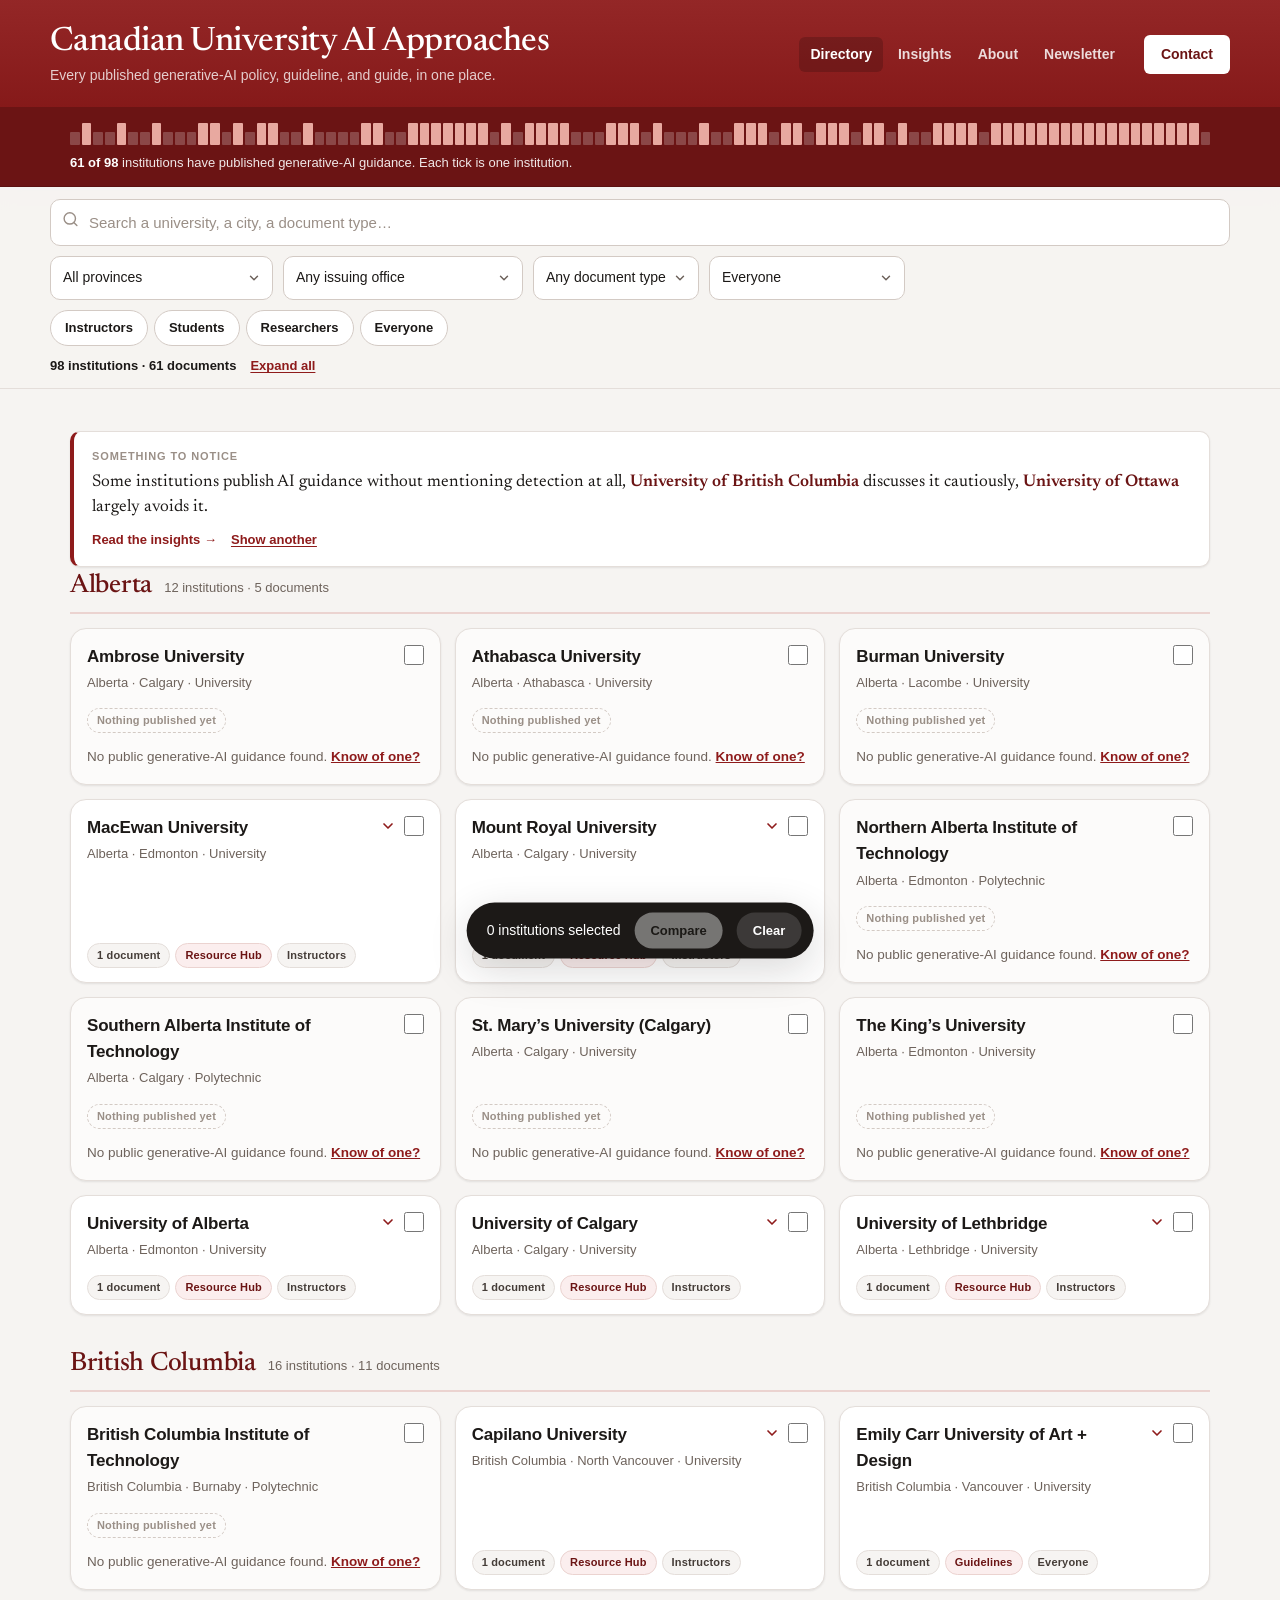
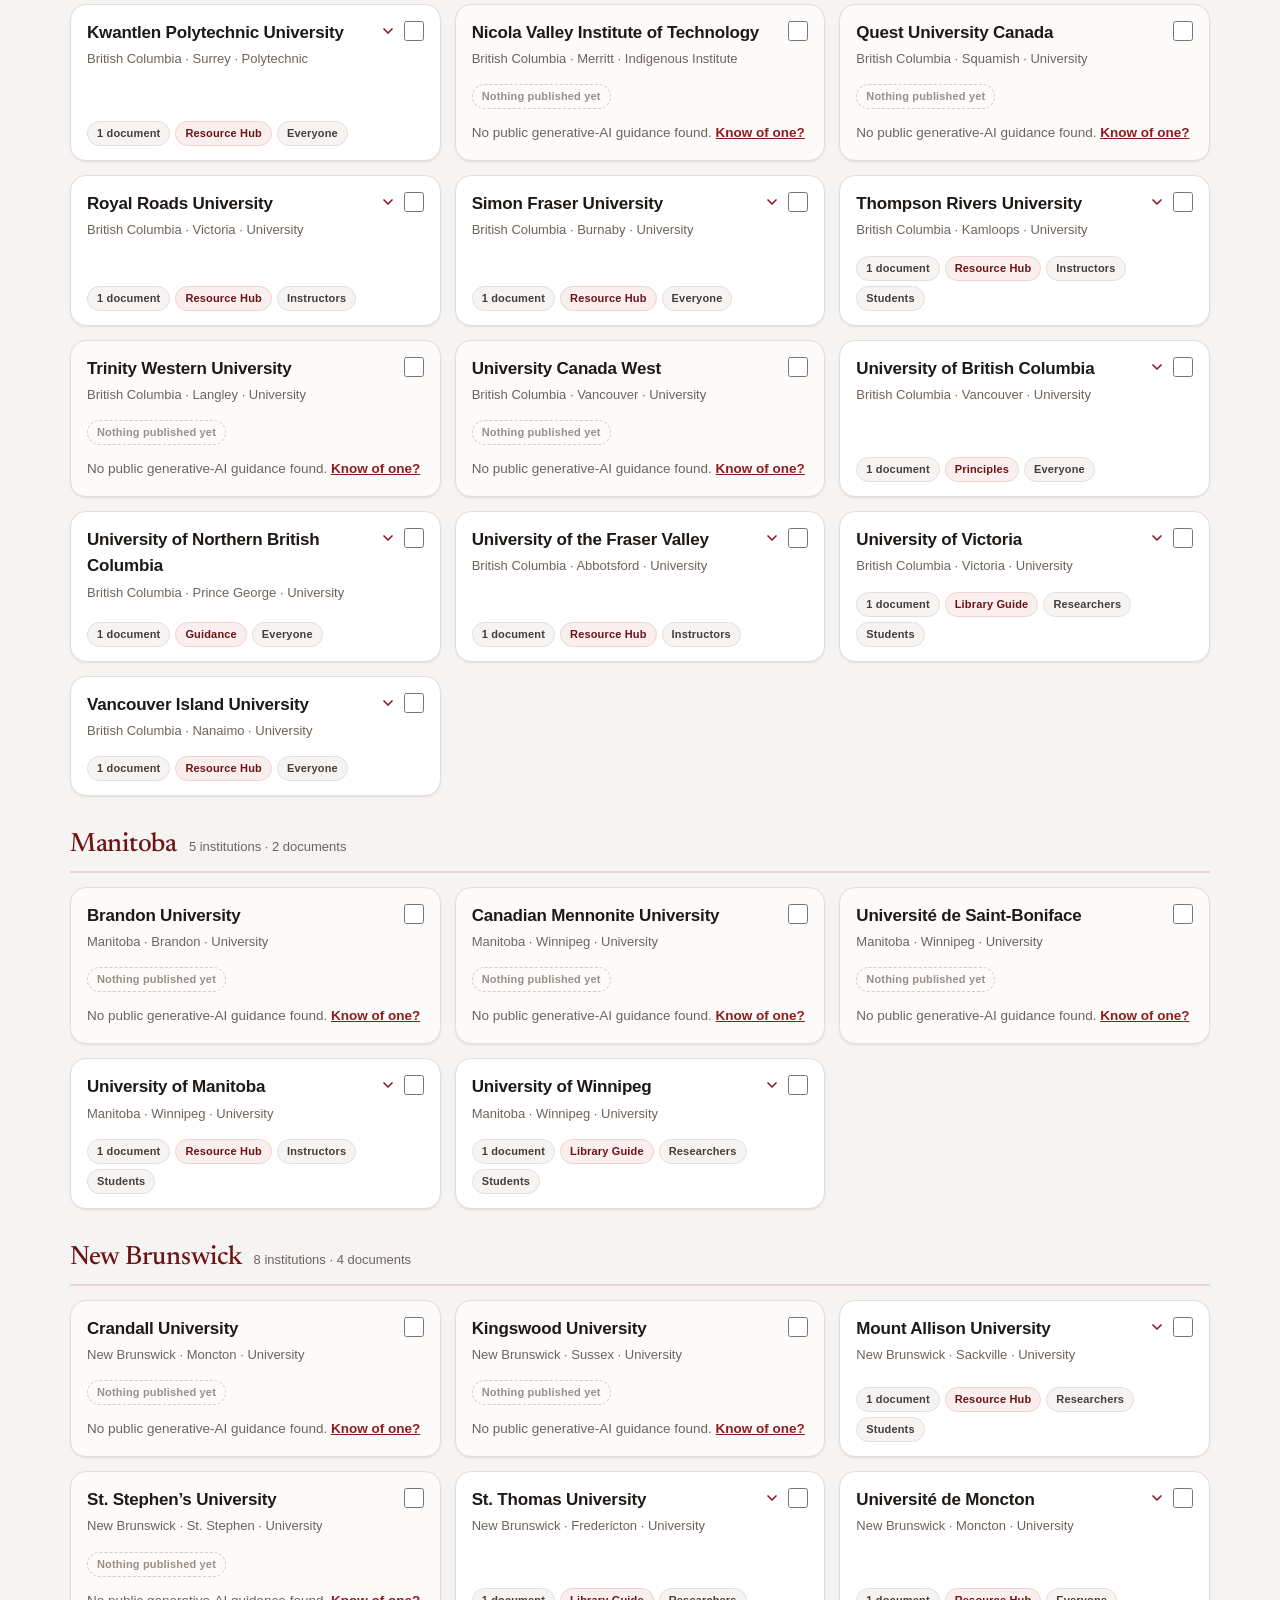
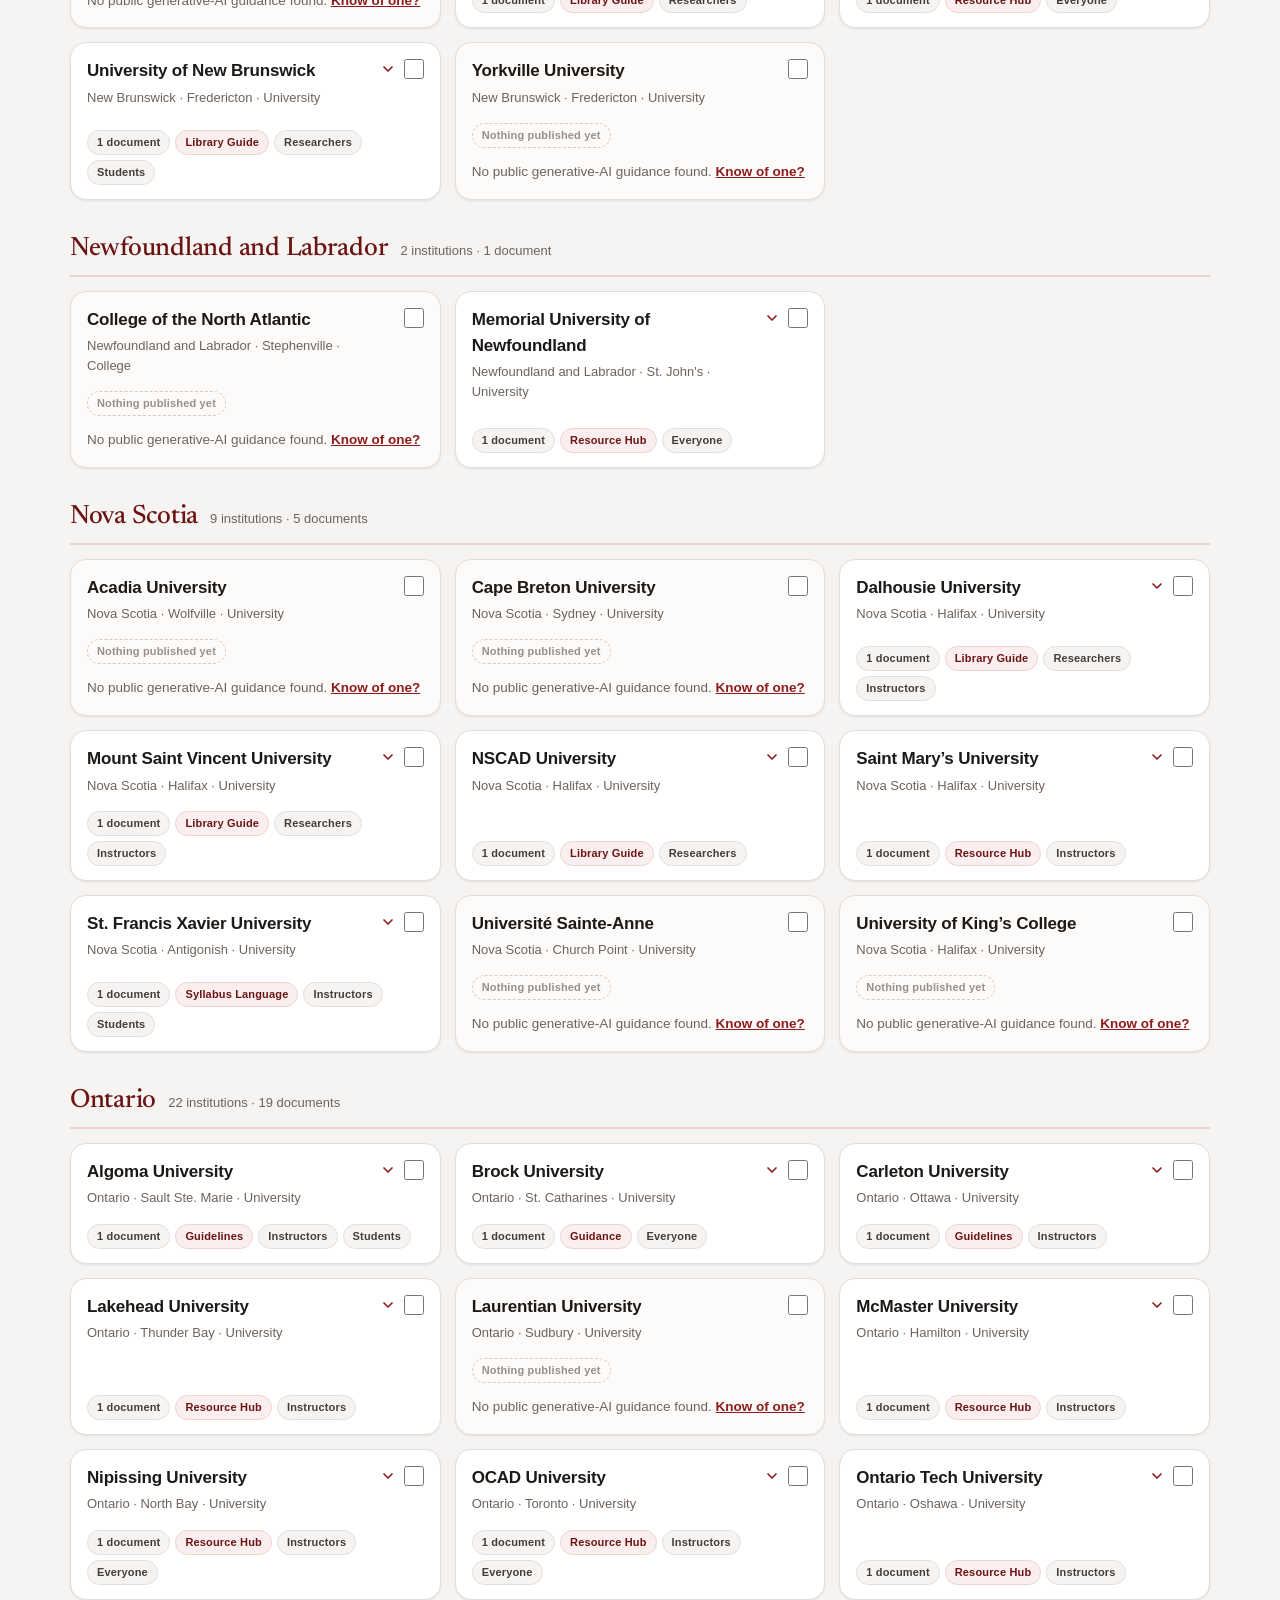
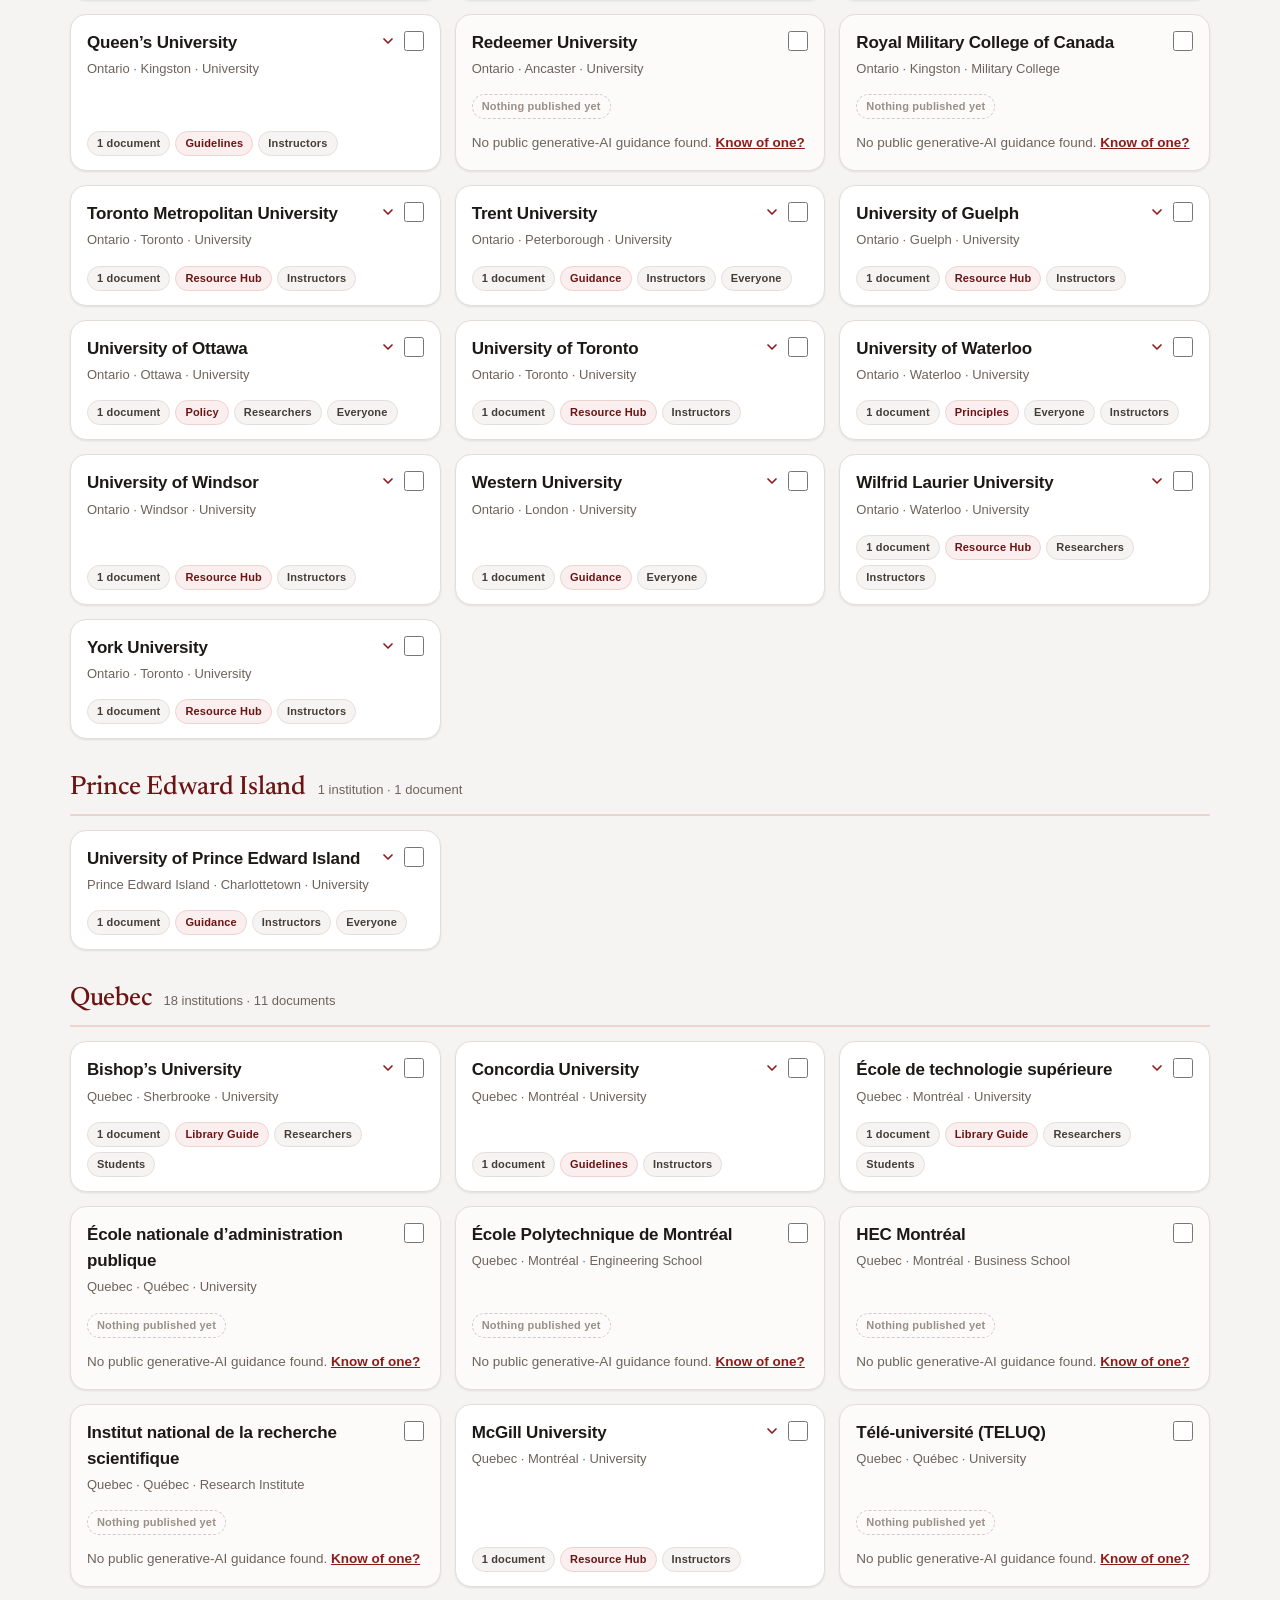
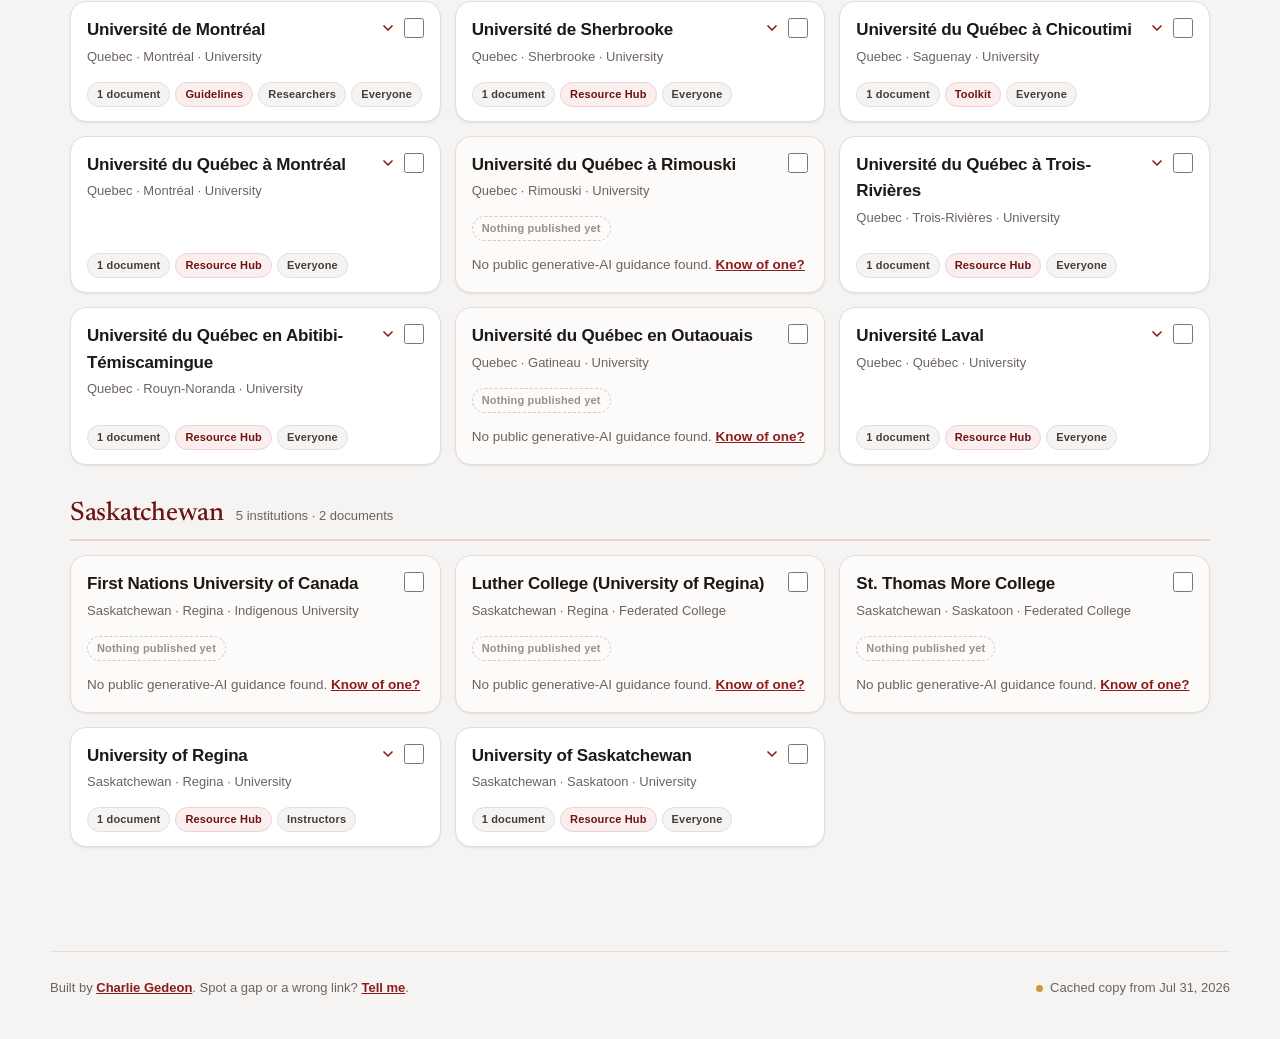
<file: index.html>
<!DOCTYPE html>
<html lang="en">
<head>
<meta charset="UTF-8">
<meta name="viewport" content="width=device-width, initial-scale=1.0">
<title>Canadian University AI Approaches — the directory</title>
<meta name="description" content="A searchable directory of generative-AI policies, guidelines, and teaching resources published by Canadian universities.">
<link rel="shortcut icon" type="image/x-icon" href="favicon.ico">
<link rel="preconnect" href="https://fonts.googleapis.com">
<link rel="preconnect" href="https://fonts.gstatic.com" crossorigin>
<link href="https://fonts.googleapis.com/css2?family=Newsreader:opsz,wght@6..72,400;6..72,500;6..72,600&display=swap" rel="stylesheet">
<link rel="stylesheet" href="assets/site.css">
</head>
<body>

<a class="skip-link" href="#results">Skip to the directory</a>

<header class="masthead" data-chrome="header"></header>

<!-- Signature element: one tick per institution in the country. -->
<section class="ribbon" aria-labelledby="ribbon-label">
  <div class="wrap ribbon__inner">
    <h2 id="ribbon-label" class="sr-only">Coverage across Canadian institutions</h2>
    <div class="ribbon__ticks" id="ribbon"></div>
    <p class="ribbon__read" id="ribbon-read"></p>
  </div>
</section>

<div class="rail">
  <div class="wrap rail__inner">
    <div class="rail__row">
      <div class="search">
        <span class="search__icon" id="search-icon"></span>
        <label class="sr-only" for="q">Search institutions and documents</label>
        <input id="q" type="search" autocomplete="off" spellcheck="false"
               placeholder="Search a university, a city, a document type…">
        <button class="search__clear" id="q-clear" type="button" aria-label="Clear search" hidden></button>
      </div>
      <button class="filters-toggle" id="filters-toggle" type="button" aria-expanded="false" aria-controls="filters">
        <span id="filters-icon"></span> Filters <span class="badge" id="filters-count" hidden>0</span>
      </button>
    </div>

    <div class="rail__row rail__collapsible" id="filters">
      <label class="sr-only" for="f-province">Province</label>
      <select class="sel" id="f-province"><option value="">All provinces</option></select>

      <label class="sr-only" for="f-issuer">Issued by</label>
      <select class="sel" id="f-issuer"><option value="">Any issuing office</option></select>

      <label class="sr-only" for="f-type">Document type</label>
      <select class="sel" id="f-type"><option value="">Any document type</option></select>

      <label class="sr-only" for="f-status">Coverage</label>
      <select class="sel" id="f-status">
        <option value="">Everyone</option>
        <option value="has">Has published guidance</option>
        <option value="none">Nothing published yet</option>
      </select>

      <div class="chips" id="f-audience" role="group" aria-label="Audience"></div>
    </div>

    <div class="rail__meta">
      <span class="rail__count" id="count"></span>
      <button class="linkbtn" id="expand-all" type="button">Expand all</button>
      <button class="linkbtn" id="reset" type="button" hidden>Clear filters</button>
    </div>
  </div>
</div>

<main>
  <div class="wrap">
    <div id="prompt-slot"></div>
    <div id="results"></div>
  </div>
</main>

<footer data-chrome="footer"></footer>

<!-- Compare tray -->
<div class="cmpbar" id="cmpbar" data-show="0">
  <span id="cmpbar-text">2 selected</span>
  <button class="go" id="cmpbar-go" type="button">Compare</button>
  <button class="clr" id="cmpbar-clear" type="button">Clear</button>
</div>

<div class="sheet" id="cmp-sheet" role="dialog" aria-modal="true" aria-labelledby="cmp-title" data-show="0">
  <div class="sheet__panel">
    <div class="sheet__head">
      <h3 id="cmp-title">Side by side</h3>
      <button class="iconbtn" id="cmp-close" type="button" aria-label="Close comparison"></button>
    </div>
    <div class="sheet__body" id="cmp-body"></div>
  </div>
</div>

<script src="assets/data-snapshot.js"></script>
<script src="assets/site.js"></script>
<script>
/* ==================================================================
   Directory page
   ================================================================== */
renderChrome("directory");

document.getElementById("search-icon").innerHTML  = ICON.search;
document.getElementById("q-clear").innerHTML      = ICON.x;
document.getElementById("filters-icon").innerHTML = ICON.sliders;
document.getElementById("cmp-close").innerHTML    = ICON.x;

const AUDIENCES = ["Instructors", "Students", "Researchers", "Everyone"];

let MODEL   = { list: [], byId: {} };
let PROMPTS = [];
const state = { q: "", province: "", issuer: "", type: "", status: "", audience: new Set() };
const open  = new Set();   // expanded institution ids
const picked = new Set();  // compare selection

/* ------------------------------------------------------------------
   Join the two tabs into one institution-centred model
   ------------------------------------------------------------------ */
function buildModel(data) {
  const docsByInst = new Map();
  (data.resources || []).filter(r => yes(r.Publish)).forEach(r => {
    const key = fold(r.Institution);
    if (!key) return;
    if (!docsByInst.has(key)) docsByInst.set(key, []);
    docsByInst.get(key).push({
      title:    r["Resource Title"] || "",
      url:      r.URL || "",
      type:     r["Document Type"] || "",
      issuer:   r["Issued By"] || "",
      unit:     r["Issuing Unit (verbatim)"] || "",
      audience: multi(r.Audience),
      scope:    r.Scope || "",
      stance:   r.Stance || "",
      format:   r.Format || "",
      language: r.Language || "",
      summary:  r.Summary || "",
      updated:  r["Last Reviewed"] || r["Date Published"] || "",
    });
  });

  const list = (data.institutions || [])
    .filter(i => yes(i.Publish) && i.Institution)
    .map(i => {
      const docs = docsByInst.get(fold(i.Institution)) || [];
      return {
        id: slug(i.Institution),
        name: i.Institution,
        province: i.Province || "",
        city: i.City || "",
        kind: i["Institution Type"] || "",
        language: i["Language of Instruction"] || "",
        note: i["Institution Notes"] || "",
        docs,
        audiences: [...new Set(docs.flatMap(d => d.audience))],
        issuers:   [...new Set(docs.map(d => d.issuer).filter(Boolean))],
        types:     [...new Set(docs.map(d => d.type).filter(Boolean))],
        // one lowercase blob so search is a single fast substring test
        hay: fold([
          i.Institution, i.Province, i.City, i["Institution Type"],
          ...docs.map(d => [d.title, d.type, d.issuer, d.unit, d.summary,
                            d.audience.join(" "), d.url].join(" ")),
        ].join(" ")),
      };
    })
    .sort((a, b) => a.name.localeCompare(b.name, "en"));

  return { list, byId: Object.fromEntries(list.map(i => [i.id, i])) };
}

/* ------------------------------------------------------------------
   Filtering
   ------------------------------------------------------------------ */
function passes(inst) {
  if (state.q && !inst.hay.includes(fold(state.q))) return false;
  if (state.province && inst.province !== state.province) return false;
  if (state.status === "has"  && !inst.docs.length) return false;
  if (state.status === "none" &&  inst.docs.length) return false;
  if (state.issuer && !inst.issuers.includes(state.issuer)) return false;
  if (state.type   && !inst.types.includes(state.type))     return false;
  for (const a of state.audience) if (!inst.audiences.includes(a)) return false;
  return true;
}

const activeCount = () =>
  (state.province ? 1 : 0) + (state.issuer ? 1 : 0) + (state.type ? 1 : 0) +
  (state.status ? 1 : 0) + state.audience.size;

/* ------------------------------------------------------------------
   Rendering
   ------------------------------------------------------------------ */
function docHtml(d) {
  const badges = [
    d.type   && `<span class="tag">${esc(d.type)}</span>`,
    d.scope  && `<span class="tag tag--n">${esc(d.scope)}</span>`,
    d.stance && `<span class="tag tag--n">${esc(d.stance)}</span>`,
    d.format === "PDF" && `<span class="tag tag--pdf">PDF</span>`,
    d.language && d.language !== "English" && `<span class="tag tag--n">${esc(d.language)}</span>`,
    ...d.audience.map(a => `<span class="tag tag--n">${esc(a)}</span>`),
  ].filter(Boolean).join("");

  const title = d.title
    ? esc(d.title)
    : `<span class="doc__untitled">${esc(d.type || "Untitled resource")}</span>`;

  return `
    <div class="doc">
      <div class="doc__title">${title}</div>
      ${badges ? `<div class="doc__meta">${badges}</div>` : ""}
      ${d.summary ? `<p class="doc__summary">${esc(d.summary)}</p>` : ""}
      ${d.unit ? `<p class="doc__unit">Published by ${esc(d.unit)}${
        d.updated ? ` · reviewed ${esc(d.updated)}` : ""}</p>` : ""}
      ${d.url ? `<a class="doc__go" href="${esc(d.url)}" target="_blank" rel="noopener noreferrer">
        Open the document ${ICON.ext}</a>` : ""}
    </div>`;
}

function cardHtml(inst) {
  const where = [inst.province, inst.city && inst.city.replace(/,\s*\w+$/, ""), inst.kind]
    .filter(Boolean).join(" · ");
  const isOpen = open.has(inst.id);
  const n = inst.docs.length;

  if (!n) {
    return `
      <article class="card card--empty" id="${inst.id}">
        <input class="cmp" type="checkbox" data-cmp="${inst.id}"
               ${picked.has(inst.id) ? "checked" : ""}
               aria-label="Add ${esc(inst.name)} to the comparison">
        <div class="card__top" style="cursor:default">
          <span>
            <span class="card__name">${esc(inst.name)}</span>
            <span class="card__where">${esc(where)}</span>
          </span>
        </div>
        <div class="card__tags"><span class="tag tag--none">Nothing published yet</span></div>
        <p class="nodocs">No public generative-AI guidance found.
          <a href="${SITE.contact}" target="_blank" rel="noopener noreferrer">Know of one?</a></p>
      </article>`;
  }

  const summary = [
    `<span class="tag tag--n">${plural(n, "document", "documents")}</span>`,
    ...inst.types.slice(0, 2).map(t => `<span class="tag">${esc(t)}</span>`),
    ...inst.audiences.slice(0, 3).map(a => `<span class="tag tag--n">${esc(a)}</span>`),
  ].join("");

  return `
    <article class="card" id="${inst.id}" data-open="${isOpen ? 1 : 0}">
      <input class="cmp" type="checkbox" data-cmp="${inst.id}"
             ${picked.has(inst.id) ? "checked" : ""}
             aria-label="Add ${esc(inst.name)} to the comparison">
      <button class="card__top" data-toggle="${inst.id}"
              aria-expanded="${isOpen}" aria-controls="docs-${inst.id}">
        <span>
          <span class="card__name">${esc(inst.name)}</span>
          <span class="card__where">${esc(where)}</span>
        </span>
        <span class="card__caret">${ICON.chevron}</span>
      </button>
      <div class="card__tags">${summary}</div>
      <div class="docs" id="docs-${inst.id}" ${isOpen ? "" : "hidden"}>
        ${inst.docs.map(docHtml).join("")}
      </div>
    </article>`;
}

function render() {
  const hits = MODEL.list.filter(passes);
  const root = document.getElementById("results");

  document.getElementById("count").textContent =
    hits.length === MODEL.list.length
      ? `${MODEL.list.length} institutions · ${MODEL.list.reduce((s, i) => s + i.docs.length, 0)} documents`
      : `${plural(hits.length, "institution", "institutions")} · ${
          hits.reduce((s, i) => s + i.docs.length, 0)} documents`;

  const n = activeCount();
  const badge = document.getElementById("filters-count");
  badge.hidden = !n; badge.textContent = n;
  document.getElementById("reset").hidden = !n && !state.q;
  document.getElementById("q-clear").hidden = !state.q;
  [["f-province", state.province], ["f-issuer", state.issuer],
   ["f-type", state.type], ["f-status", state.status]]
    .forEach(([id, v]) => document.getElementById(id).dataset.active = v ? "1" : "0");

  if (!hits.length) {
    root.innerHTML = `
      <div class="empty">
        <h3>Nothing matches those filters</h3>
        <p>Try a broader search, or clear the filters to see all ${MODEL.list.length} institutions.</p>
        <button class="chip" id="empty-reset" type="button">Clear filters</button>
      </div>`;
    document.getElementById("empty-reset").onclick = resetAll;
    syncUrl();
    return;
  }

  const groups = new Map();
  hits.forEach(i => {
    if (!groups.has(i.province)) groups.set(i.province, []);
    groups.get(i.province).push(i);
  });

  root.innerHTML = [...groups.entries()]
    .sort((a, b) => a[0].localeCompare(b[0], "en"))
    .map(([province, items]) => {
      const docs = items.reduce((s, i) => s + i.docs.length, 0);
      return `
        <div class="province-head">
          <h2>${esc(province)}</h2>
          <span>${plural(items.length, "institution", "institutions")} · ${
            plural(docs, "document", "documents")}</span>
        </div>
        <div class="grid">${items.map(cardHtml).join("")}</div>`;
    }).join("");

  document.getElementById("expand-all").textContent =
    hits.every(i => !i.docs.length || open.has(i.id)) ? "Collapse all" : "Expand all";

  syncUrl();
}

/* ------------------------------------------------------------------
   Coverage ribbon
   ------------------------------------------------------------------ */
function renderRibbon() {
  const withDocs = MODEL.list.filter(i => i.docs.length).length;
  const total = MODEL.list.length;

  document.getElementById("ribbon").innerHTML = MODEL.list.map(i =>
    `<button class="tick${i.docs.length ? " tick--has" : ""}" data-tick="${i.id}"
       title="${esc(i.name)}" aria-label="${esc(i.name)}: ${
         i.docs.length ? plural(i.docs.length, "document", "documents") : "nothing published"}"></button>`
  ).join("");

  setReadout(`<b>${withDocs} of ${total}</b> institutions have published generative-AI guidance. Each tick is one institution.`);
}

const setReadout = html => { document.getElementById("ribbon-read").innerHTML = html; };

/* ------------------------------------------------------------------
   Compare
   ------------------------------------------------------------------ */
const CMP_MAX = 4;

function refreshCmpBar() {
  const bar = document.getElementById("cmpbar");
  bar.dataset.show = picked.size ? "1" : "0";
  document.getElementById("cmpbar-text").textContent =
    `${plural(picked.size, "institution", "institutions")} selected`;
  document.getElementById("cmpbar-go").disabled = picked.size < 2;
}

function openCompare() {
  const chosen = [...picked].map(id => MODEL.byId[id]).filter(Boolean);
  const cell = v => (v && v.length) ? v : '<span class="dash">—</span>';
  const list = a => a.length ? `<ul>${a.map(x => `<li>${esc(x)}</li>`).join("")}</ul>` : "";

  const rows = [
    ["Province",     i => esc(i.province)],
    ["City",         i => esc(i.city)],
    ["Type",         i => esc(i.kind)],
    ["Language",     i => esc(i.language)],
    ["Documents",    i => i.docs.length ? String(i.docs.length) : ""],
    ["Document types", i => list(i.types)],
    ["Issued by",    i => list(i.issuers)],
    ["Audience",     i => list(i.audiences)],
    ["Stance",       i => list([...new Set(i.docs.map(d => d.stance).filter(Boolean))])],
    ["Links",        i => i.docs.filter(d => d.url).map(d =>
        `<div style="margin-bottom:5px"><a href="${esc(d.url)}" target="_blank" rel="noopener noreferrer">${
          esc(d.title || d.type || "Open")}</a></div>`).join("")],
  ];

  document.getElementById("cmp-body").innerHTML = `
    <table class="cmp-table">
      <thead><tr><th scope="col"><span class="sr-only">Attribute</span></th>
        ${chosen.map(i => `<th scope="col">${esc(i.name)}</th>`).join("")}</tr></thead>
      <tbody>
        ${rows.map(([label, fn]) => `<tr>
          <th scope="row">${label}</th>
          ${chosen.map(i => `<td>${cell(fn(i))}</td>`).join("")}
        </tr>`).join("")}
      </tbody>
    </table>`;

  const sheet = document.getElementById("cmp-sheet");
  sheet.dataset.show = "1";
  document.getElementById("cmp-close").focus();
}

const closeCompare = () => { document.getElementById("cmp-sheet").dataset.show = "0"; };

/* ------------------------------------------------------------------
   URL state — every view is a shareable link
   ------------------------------------------------------------------ */
function syncUrl() {
  const p = new URLSearchParams();
  if (state.q) p.set("q", state.q);
  if (state.province) p.set("province", state.province);
  if (state.issuer) p.set("issuer", state.issuer);
  if (state.type) p.set("type", state.type);
  if (state.status) p.set("status", state.status);
  if (state.audience.size) p.set("audience", [...state.audience].join(","));
  const qs = p.toString();
  history.replaceState(null, "", qs ? "?" + qs + location.hash : location.pathname + location.hash);
}

function readUrl() {
  const p = new URLSearchParams(location.search);
  state.q        = p.get("q") || "";
  state.province = p.get("province") || "";
  state.issuer   = p.get("issuer") || "";
  state.type     = p.get("type") || "";
  state.status   = p.get("status") || "";
  (p.get("audience") || "").split(",").filter(Boolean).forEach(a => state.audience.add(a));
}

function resetAll() {
  state.q = state.province = state.issuer = state.type = state.status = "";
  state.audience.clear();
  document.getElementById("q").value = "";
  ["f-province", "f-issuer", "f-type", "f-status"].forEach(id => document.getElementById(id).value = "");
  document.querySelectorAll("#f-audience .chip").forEach(c => c.setAttribute("aria-pressed", "false"));
  render();
}

/* ------------------------------------------------------------------
   Wiring
   ------------------------------------------------------------------ */
function fillSelect(id, values, current) {
  const sel = document.getElementById(id);
  const first = sel.options[0];
  sel.innerHTML = "";
  sel.appendChild(first);
  values.forEach(v => {
    const o = document.createElement("option");
    o.value = o.textContent = v;
    sel.appendChild(o);
  });
  if (current) sel.value = current;
}

function buildControls() {
  fillSelect("f-province",
    [...new Set(MODEL.list.map(i => i.province))].filter(Boolean).sort(), state.province);
  fillSelect("f-issuer",
    [...new Set(MODEL.list.flatMap(i => i.issuers))].sort(), state.issuer);
  fillSelect("f-type",
    [...new Set(MODEL.list.flatMap(i => i.types))].sort(), state.type);
  document.getElementById("f-status").value = state.status;

  const present = new Set(MODEL.list.flatMap(i => i.audiences));
  document.getElementById("f-audience").innerHTML = AUDIENCES
    .filter(a => present.has(a))
    .map(a => `<button class="chip" type="button" data-aud="${a}"
                 aria-pressed="${state.audience.has(a)}">${a}</button>`).join("");
}

let typingTimer;
document.getElementById("q").addEventListener("input", e => {
  clearTimeout(typingTimer);
  const v = e.target.value;
  typingTimer = setTimeout(() => { state.q = v; render(); }, 110);
});
document.getElementById("q-clear").onclick = () => {
  document.getElementById("q").value = ""; state.q = ""; render();
  document.getElementById("q").focus();
};

["province", "issuer", "type", "status"].forEach(key => {
  document.getElementById("f-" + key).addEventListener("change", e => {
    state[key] = e.target.value; render();
  });
});

document.getElementById("f-audience").addEventListener("click", e => {
  const btn = e.target.closest("[data-aud]");
  if (!btn) return;
  const a = btn.dataset.aud;
  state.audience.has(a) ? state.audience.delete(a) : state.audience.add(a);
  btn.setAttribute("aria-pressed", state.audience.has(a));
  render();
});

document.getElementById("reset").onclick = resetAll;

document.getElementById("filters-toggle").onclick = e => {
  const btn = e.currentTarget;
  const on = btn.getAttribute("aria-expanded") === "true";
  btn.setAttribute("aria-expanded", String(!on));
  document.getElementById("filters").dataset.open = on ? "0" : "1";
};

document.getElementById("expand-all").onclick = () => {
  const hits = MODEL.list.filter(passes).filter(i => i.docs.length);
  const allOpen = hits.every(i => open.has(i.id));
  hits.forEach(i => allOpen ? open.delete(i.id) : open.add(i.id));
  render();
};

/* Card expansion + compare checkboxes, delegated so re-renders are cheap */
document.getElementById("results").addEventListener("click", e => {
  const toggle = e.target.closest("[data-toggle]");
  if (toggle) {
    const id = toggle.dataset.toggle;
    open.has(id) ? open.delete(id) : open.add(id);
    const card = document.getElementById(id);
    const docs = document.getElementById("docs-" + id);
    const isOpen = open.has(id);
    card.dataset.open = isOpen ? "1" : "0";
    docs.hidden = !isOpen;
    toggle.setAttribute("aria-expanded", String(isOpen));
    return;
  }
});

document.getElementById("results").addEventListener("change", e => {
  const box = e.target.closest("[data-cmp]");
  if (!box) return;
  const id = box.dataset.cmp;
  if (box.checked) {
    if (picked.size >= CMP_MAX) {
      box.checked = false;
      setReadout(`You can compare up to ${CMP_MAX} institutions at once.`);
      return;
    }
    picked.add(id);
  } else picked.delete(id);
  refreshCmpBar();
});

document.getElementById("cmpbar-go").onclick = openCompare;
document.getElementById("cmpbar-clear").onclick = () => {
  picked.clear();
  document.querySelectorAll("[data-cmp]").forEach(b => b.checked = false);
  refreshCmpBar();
};
document.getElementById("cmp-close").onclick = closeCompare;
document.getElementById("cmp-sheet").addEventListener("click", e => {
  if (e.target.id === "cmp-sheet") closeCompare();
});
document.addEventListener("keydown", e => {
  if (e.key === "Escape") closeCompare();
  // "/" focuses search, the way every good directory should
  if (e.key === "/" && !/^(INPUT|SELECT|TEXTAREA)$/.test(document.activeElement.tagName)) {
    e.preventDefault();
    document.getElementById("q").focus();
  }
});

/* Ribbon interactions */
const ribbon = document.getElementById("ribbon");
ribbon.addEventListener("mouseover", e => {
  const t = e.target.closest("[data-tick]");
  if (!t) return;
  const inst = MODEL.byId[t.dataset.tick];
  setReadout(`<b>${esc(inst.name)}</b> — ${
    inst.docs.length ? plural(inst.docs.length, "document", "documents") : "nothing published yet"}`);
});
ribbon.addEventListener("mouseleave", () => {
  const withDocs = MODEL.list.filter(i => i.docs.length).length;
  setReadout(`<b>${withDocs} of ${MODEL.list.length}</b> institutions have published generative-AI guidance. Each tick is one institution.`);
});
ribbon.addEventListener("click", e => {
  const t = e.target.closest("[data-tick]");
  if (!t) return;
  const inst = MODEL.byId[t.dataset.tick];
  resetAll();
  open.add(inst.id);
  render();
  const card = document.getElementById(inst.id);
  card.scrollIntoView({ behavior: "smooth", block: "center" });
  card.classList.add("card--target");
  setTimeout(() => card.classList.remove("card--target"), 2200);
});

/* ------------------------------------------------------------------
   Reflection prompt
   ------------------------------------------------------------------ */
function renderPrompt() {
  const slot = document.getElementById("prompt-slot");
  if (!PROMPTS.length) { slot.innerHTML = ""; return; }
  const pick = PROMPTS[Math.floor(Math.random() * PROMPTS.length)];
  slot.innerHTML = `
    <div class="prompt">
      <p class="prompt__label">Something to notice</p>
      <p class="prompt__text">${pick}</p>
      <p class="prompt__foot">
        <a href="insights.html">Read the insights →</a>
        <button class="linkbtn" id="prompt-next" type="button">Show another</button>
      </p>
    </div>`;
  document.getElementById("prompt-next").onclick = renderPrompt;
}

/* ------------------------------------------------------------------
   Boot
   ------------------------------------------------------------------ */
readUrl();
document.getElementById("q").value = state.q;

loadData(data => {
  MODEL = buildModel(data);
  PROMPTS = (data.prompts || []).filter(p => yes(p.Publish)).map(p => p.Prompt).filter(Boolean);

  buildControls();
  renderRibbon();
  renderPrompt();
  render();

  // Deep link to a single institution: index.html#university-of-toronto
  const target = location.hash.slice(1);
  if (target && MODEL.byId[target]) {
    open.add(target);
    render();
    const card = document.getElementById(target);
    card.scrollIntoView({ block: "center" });
    card.classList.add("card--target");
  }
  refreshCmpBar();
});
</script>
</body>
</html>
</file>
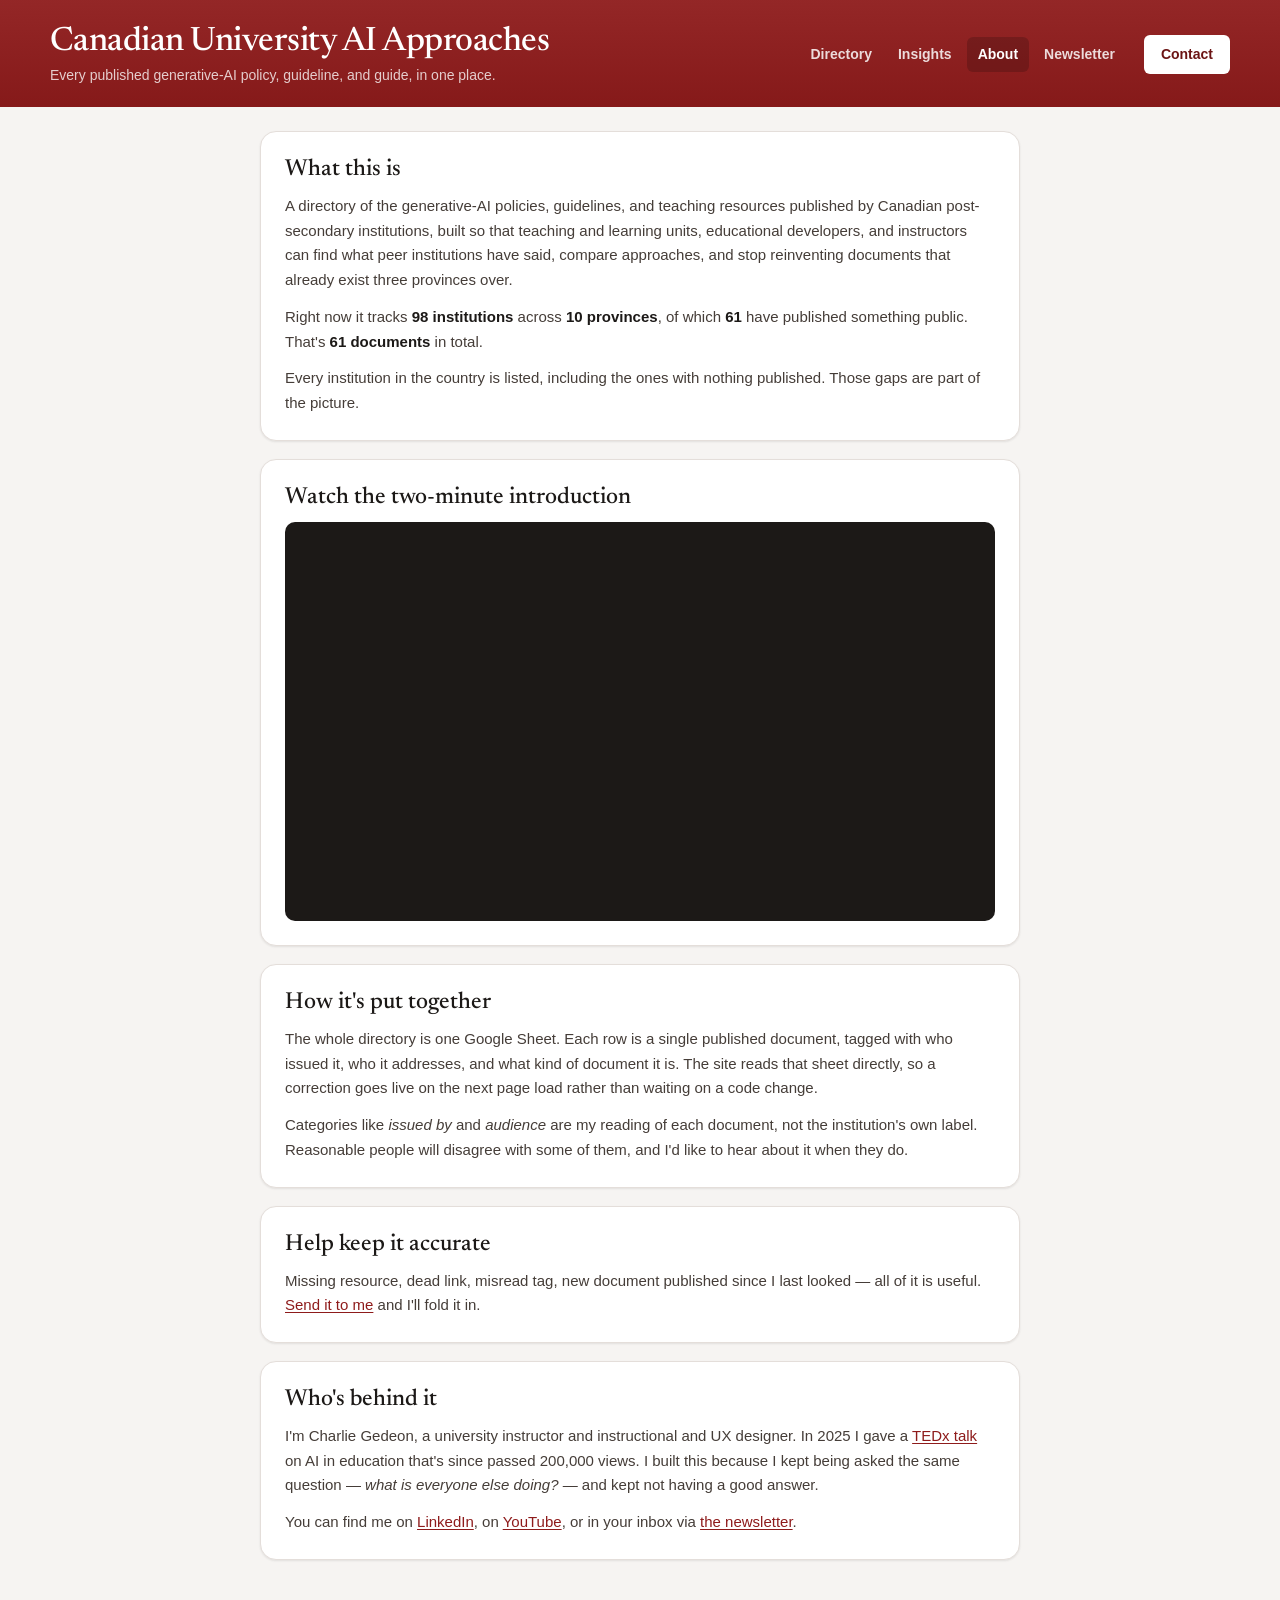
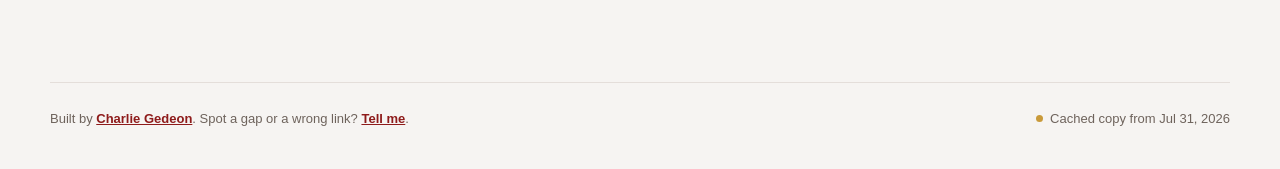
<file: about.html>
<!DOCTYPE html>
<html lang="en">
<head>
<meta charset="UTF-8">
<meta name="viewport" content="width=device-width, initial-scale=1.0">
<title>About — Canadian University AI Approaches</title>
<meta name="description" content="Who makes this directory of Canadian university generative-AI guidance, how it's maintained, and how to contribute.">
<link rel="shortcut icon" type="image/x-icon" href="favicon.ico">
<link rel="preconnect" href="https://fonts.googleapis.com">
<link rel="preconnect" href="https://fonts.gstatic.com" crossorigin>
<link href="https://fonts.googleapis.com/css2?family=Newsreader:opsz,wght@6..72,400;6..72,500;6..72,600&display=swap" rel="stylesheet">
<link rel="stylesheet" href="assets/site.css">
</head>
<body>

<a class="skip-link" href="#main">Skip to the content</a>

<header class="masthead" data-chrome="header"></header>

<main id="main">
  <div class="wrap narrow">

    <div class="panel">
      <h2>What this is</h2>
      <p class="prose">
        A directory of the generative-AI policies, guidelines, and teaching resources
        published by Canadian post-secondary institutions, built so that teaching and
        learning units, educational developers, and instructors can find what peer
        institutions have said, compare approaches, and stop reinventing documents
        that already exist three provinces over.
      </p>
      <p class="prose" style="margin-top:12px" id="coverage-line"></p>
      <p class="prose" style="margin-top:12px">
        Every institution in the country is listed, including the ones with nothing
        published. Those gaps are part of the picture.
      </p>
    </div>

    <div class="panel">
      <h2>Watch the two-minute introduction</h2>
      <div style="border-radius:10px;overflow:hidden;background:#1C1917;aspect-ratio:16/9">
        <iframe style="width:100%;height:100%;border:0"
          src="https://www.youtube.com/embed/kvq1nOqjMWk"
          title="Introduction to the Canadian University AI Approaches directory"
          allow="accelerometer; autoplay; clipboard-write; encrypted-media; gyroscope; picture-in-picture; web-share"
          referrerpolicy="strict-origin-when-cross-origin" allowfullscreen loading="lazy"></iframe>
      </div>
    </div>

    <div class="panel">
      <h2>How it's put together</h2>
      <p class="prose">
        The whole directory is one Google Sheet. Each row is a single published
        document, tagged with who issued it, who it addresses, and what kind of
        document it is. The site reads that sheet directly, so a correction goes
        live on the next page load rather than waiting on a code change.
      </p>
      <p class="prose" style="margin-top:12px">
        Categories like <em>issued by</em> and <em>audience</em> are my reading of each
        document, not the institution's own label. Reasonable people will disagree with
        some of them, and I'd like to hear about it when they do.
      </p>
    </div>

    <div class="panel">
      <h2>Help keep it accurate</h2>
      <p class="prose">
        Missing resource, dead link, misread tag, new document published since I last
        looked — all of it is useful.
        <a href="https://charliegedeon.com/contact/" target="_blank" rel="noopener noreferrer">Send it to me</a>
        and I'll fold it in.
      </p>
    </div>

    <div class="panel">
      <h2>Who's behind it</h2>
      <p class="prose">
        I'm Charlie Gedeon, a university instructor and instructional and UX designer.
        In 2025 I gave a
        <a href="https://www.youtube.com/watch?v=m8WomdCLBqE" target="_blank" rel="noopener noreferrer">TEDx talk</a>
        on AI in education that's since passed 200,000 views. I built this because I kept
        being asked the same question — <em>what is everyone else doing?</em> — and kept
        not having a good answer.
      </p>
      <p class="prose" style="margin-top:12px">
        You can find me on
        <a href="https://www.linkedin.com/in/charlesgedeon/" target="_blank" rel="noopener noreferrer">LinkedIn</a>,
        on <a href="https://www.youtube.com/channel/UCTAbJsNNMtsOgGZYAKtF8cA" target="_blank" rel="noopener noreferrer">YouTube</a>,
        or in your inbox via <a href="https://charliegedeon.com/newsletter/" target="_blank" rel="noopener noreferrer">the newsletter</a>.
      </p>
    </div>

  </div>
</main>

<footer data-chrome="footer"></footer>

<script src="assets/data-snapshot.js"></script>
<script src="assets/site.js"></script>
<script>
renderChrome("about");

loadData(data => {
  const insts = (data.institutions || []).filter(i => yes(i.Publish) && i.Institution);
  const docs  = (data.resources || []).filter(r => yes(r.Publish));
  const known = new Set(insts.map(i => fold(i.Institution)));
  const withDocs = new Set(docs.map(d => fold(d.Institution)).filter(n => known.has(n)));
  const provinces = new Set(insts.map(i => i.Province).filter(Boolean));

  document.getElementById("coverage-line").innerHTML =
    `Right now it tracks <strong>${insts.length} institutions</strong> across ` +
    `<strong>${provinces.size} provinces</strong>, of which ` +
    `<strong>${withDocs.size}</strong> have published something public. ` +
    `That's <strong>${docs.length} documents</strong> in total.`;
});
</script>
</body>
</html>
</file>
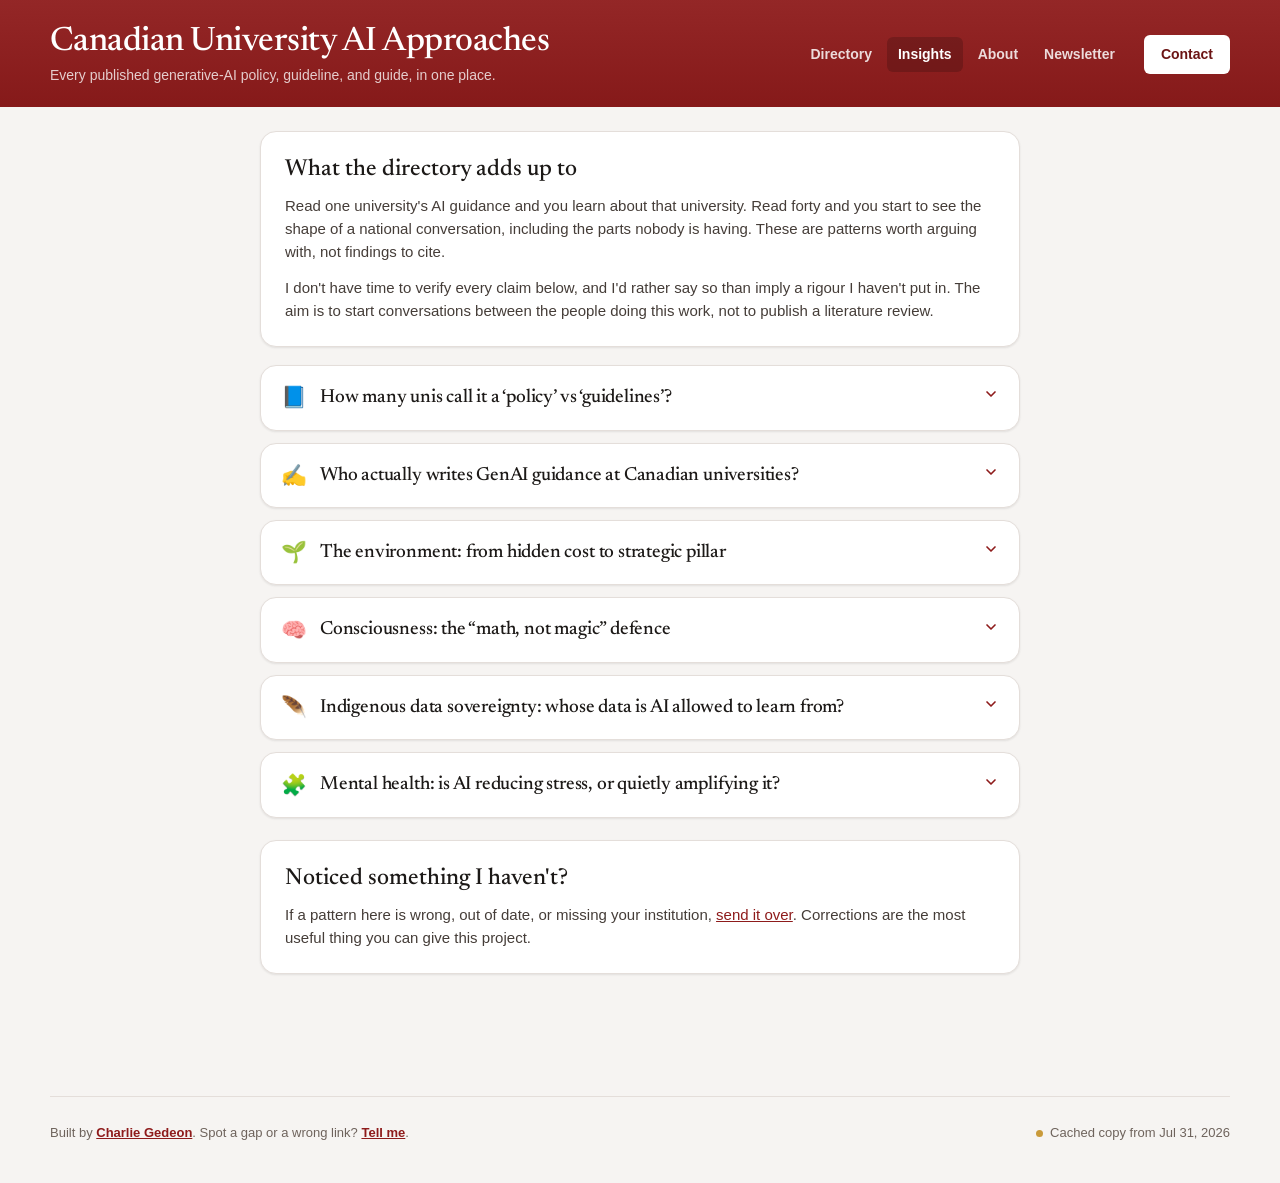
<file: insights.html>
<!DOCTYPE html>
<html lang="en">
<head>
<meta charset="UTF-8">
<meta name="viewport" content="width=device-width, initial-scale=1.0">
<title>Insights — Canadian University AI Approaches</title>
<meta name="description" content="Patterns across Canadian university generative-AI guidance: who writes it, what they call it, and what gets left out.">
<link rel="shortcut icon" type="image/x-icon" href="favicon.ico">
<link rel="preconnect" href="https://fonts.googleapis.com">
<link rel="preconnect" href="https://fonts.gstatic.com" crossorigin>
<link href="https://fonts.googleapis.com/css2?family=Newsreader:opsz,wght@6..72,400;6..72,500;6..72,600&display=swap" rel="stylesheet">
<link rel="stylesheet" href="assets/site.css">
</head>
<body>

<a class="skip-link" href="#insights">Skip to the insights</a>

<header class="masthead" data-chrome="header"></header>

<main>
  <div class="wrap narrow">

    <div class="panel">
      <h2>What the directory adds up to</h2>
      <p class="lede">
        Read one university's AI guidance and you learn about that university.
        Read forty and you start to see the shape of a national conversation, including
        the parts nobody is having. These are patterns worth arguing with, not findings
        to cite.
      </p>
      <p class="lede" style="margin-top:12px">
        I don't have time to verify every claim below, and I'd rather say so than imply
        a rigour I haven't put in. The aim is to start conversations between the people
        doing this work, not to publish a literature review.
      </p>
    </div>

    <div id="insights"></div>

    <div class="panel" style="margin-top:22px">
      <h2>Noticed something I haven't?</h2>
      <p class="lede">
        If a pattern here is wrong, out of date, or missing your institution,
        <a href="https://charliegedeon.com/contact/" target="_blank" rel="noopener noreferrer">send it over</a>.
        Corrections are the most useful thing you can give this project.
      </p>
    </div>

  </div>
</main>

<footer data-chrome="footer"></footer>

<script src="assets/data-snapshot.js"></script>
<script src="assets/site.js"></script>
<script>
renderChrome("insights");

const openIds = new Set(
  (location.hash.slice(1) ? [location.hash.slice(1)] : [])
);

function render(data) {
  const rows = (data.insights || [])
    .filter(r => yes(r.Publish) && r.Title)
    .sort((a, b) => (Number(a.Order) || 999) - (Number(b.Order) || 999));

  const root = document.getElementById("insights");

  if (!rows.length) {
    root.innerHTML = `
      <div class="empty">
        <h3>No insights published yet</h3>
        <p>Add a row to the insights tab of the sheet and it will show up here.</p>
      </div>`;
    return;
  }

  root.innerHTML = rows.map(r => {
    const id = slug(r.Title);
    return `
      <details class="insight" id="${id}"${openIds.has(id) ? " open" : ""}>
        <summary>
          ${r.Emoji ? `<span class="insight__emoji" aria-hidden="true">${esc(r.Emoji)}</span>` : ""}
          <span class="insight__title">${esc(r.Title)}</span>
          <span class="insight__caret">${ICON.chevron}</span>
        </summary>
        <div class="insight__body prose">
          ${markdown(r["Body (Markdown)"] || r.Summary || "")}
        </div>
      </details>`;
  }).join("");

  // Keep the address bar pointed at whichever insight is open, so any
  // single insight can be linked to directly.
  root.querySelectorAll("details").forEach(d => {
    d.addEventListener("toggle", () => {
      if (d.open) history.replaceState(null, "", "#" + d.id);
    });
  });

  if (openIds.size) {
    const el = document.getElementById([...openIds][0]);
    if (el) el.scrollIntoView({ block: "start" });
  }
}

loadData(render);
</script>
</body>
</html>
</file>
<file: assets/site.css>
/* ==================================================================
   Canadian University AI Approaches — site styles
   Hand-written, ~14KB. Replaces the Tailwind 2 CDN build (3.9MB) so
   the directory paints fast on mobile with no render-blocking fetch.
   ================================================================== */

/* ---------- tokens ---------- */
:root {
  --maroon:       #8E1B1B;
  --maroon-deep:  #6B1414;
  --maroon-soft:  #C4685F;
  --maroon-tint:  #FBEEEE;
  --maroon-line:  #EBD3D0;

  --ink:          #1C1917;
  --ink-2:        #453D38;
  --muted:        #6E635C;
  --faint:        #9A8F87;

  --paper:        #F6F4F2;
  --surface:      #FFFFFF;
  --line:         #E4DEDA;
  --line-strong:  #D3CAC4;

  --ok:           #2F6F44;
  --ok-tint:      #EAF3EC;

  --sans: -apple-system, BlinkMacSystemFont, "Segoe UI", Roboto,
          "Helvetica Neue", Arial, sans-serif;
  --serif: "Newsreader", Georgia, "Times New Roman", serif;

  --r-sm: 6px;
  --r:    10px;
  --r-lg: 16px;

  --shadow-1: 0 1px 2px rgba(28,25,23,.05), 0 1px 3px rgba(28,25,23,.04);
  --shadow-2: 0 2px 6px rgba(28,25,23,.07), 0 8px 24px rgba(28,25,23,.06);
  --shadow-3: 0 12px 40px rgba(28,25,23,.16);

  --wrap: 1180px;
}

/* ---------- reset ---------- */
*, *::before, *::after { box-sizing: border-box; }
html { -webkit-text-size-adjust: 100%; scroll-behavior: smooth; }
body {
  margin: 0;
  background: var(--paper);
  color: var(--ink);
  font-family: var(--sans);
  font-size: 16px;
  line-height: 1.55;
  -webkit-font-smoothing: antialiased;
}
img { max-width: 100%; display: block; }
a { color: var(--maroon); }
button, input, select { font: inherit; color: inherit; }
h1, h2, h3, h4 { margin: 0; line-height: 1.2; }
p { margin: 0; }
ul { margin: 0; padding: 0; }

:focus-visible {
  outline: 2px solid var(--maroon);
  outline-offset: 2px;
  border-radius: 3px;
}

@media (prefers-reduced-motion: reduce) {
  *, *::before, *::after {
    animation-duration: .01ms !important;
    transition-duration: .01ms !important;
    scroll-behavior: auto !important;
  }
}

.wrap { max-width: var(--wrap); margin: 0 auto; padding: 0 20px; }
.sr-only {
  position: absolute; width: 1px; height: 1px; padding: 0; margin: -1px;
  overflow: hidden; clip: rect(0 0 0 0); white-space: nowrap; border: 0;
}
.skip-link {
  position: absolute; left: 12px; top: -60px; z-index: 200;
  background: var(--surface); color: var(--maroon);
  padding: 10px 16px; border-radius: var(--r-sm); font-weight: 650;
  transition: top .15s;
}
.skip-link:focus { top: 12px; }

/* ==================================================================
   HEADER
   ================================================================== */
.masthead {
  background: var(--maroon);
  color: #fff;
  background-image:
    linear-gradient(180deg, rgba(255,255,255,.05), rgba(0,0,0,.06));
}
.masthead__inner {
  display: flex; flex-wrap: wrap; align-items: center;
  justify-content: space-between; gap: 18px;
  padding: 22px 0 20px;
}
.masthead__title { text-decoration: none; color: #fff; display: block; }
.masthead__title h1 {
  font-family: var(--serif);
  font-size: clamp(1.5rem, 1.15rem + 1.5vw, 2.1rem);
  font-weight: 500;
  letter-spacing: -.015em;
}
.masthead__tag {
  margin-top: 3px;
  font-size: .875rem;
  color: rgba(255,255,255,.78);
}
.masthead__right { display: flex; align-items: center; gap: 18px; flex-wrap: wrap; }
.nav { display: flex; align-items: center; gap: 4px; flex-wrap: wrap; }
.nav a {
  color: rgba(255,255,255,.84);
  text-decoration: none;
  font-size: .875rem; font-weight: 550;
  padding: 7px 11px; border-radius: var(--r-sm);
  transition: background .13s, color .13s;
}
.nav a:hover { color: #fff; background: rgba(255,255,255,.12); }
.nav a[aria-current="page"] {
  color: #fff; background: rgba(0,0,0,.18);
}
.btn-contact {
  background: #fff; color: var(--maroon-deep);
  text-decoration: none; font-weight: 650; font-size: .875rem;
  padding: 9px 17px; border-radius: var(--r-sm);
  transition: transform .13s, box-shadow .13s;
}
.btn-contact:hover { transform: translateY(-1px); box-shadow: 0 4px 14px rgba(0,0,0,.2); }

/* ==================================================================
   SIGNATURE: coverage ribbon
   98 ticks, one per institution. Filled = has published guidance.
   ================================================================== */
.ribbon {
  background: var(--maroon-deep);
  padding: 12px 0 13px;
  border-bottom: 1px solid rgba(0,0,0,.15);
}
.ribbon__inner { display: flex; flex-direction: column; gap: 8px; }
.ribbon__ticks {
  display: flex; gap: 2px; width: 100%;
  height: 26px; align-items: flex-end;
}
.tick {
  flex: 1 1 0; min-width: 2px; height: 13px;
  background: rgba(255,255,255,.22);
  border: 0; padding: 0; border-radius: 1px;
  cursor: pointer;
  transition: background .12s ease;
}
.tick--has { background: #E8A9A0; height: 22px; }
.ribbon__ticks:hover .tick { opacity: .5; }
.ribbon__ticks .tick:hover,
.ribbon__ticks .tick:focus-visible { opacity: 1; background: #fff; }
.ribbon__read {
  font-size: .8125rem; color: rgba(255,255,255,.9);
  min-height: 20px;
}
.ribbon__read b { color: #fff; font-weight: 650; }

/* ==================================================================
   FILTER RAIL
   ================================================================== */
.rail {
  position: sticky; top: 0; z-index: 60;
  background: rgba(246,244,242,.93);
  backdrop-filter: saturate(1.6) blur(10px);
  border-bottom: 1px solid var(--line);
}
.rail__inner { padding: 12px 0; display: flex; flex-direction: column; gap: 10px; }
.rail__row { display: flex; gap: 10px; align-items: center; flex-wrap: wrap; }

.search {
  position: relative; flex: 1 1 300px; min-width: 0;
}
.search input {
  width: 100%; padding: 11px 38px 11px 38px;
  background: var(--surface);
  border: 1px solid var(--line-strong); border-radius: var(--r);
  font-size: .9375rem;
  transition: border-color .13s, box-shadow .13s;
}
.search input::placeholder { color: var(--faint); }
.search input::-webkit-search-decoration,
.search input::-webkit-search-cancel-button { -webkit-appearance: none; appearance: none; }
.search input:focus {
  outline: none; border-color: var(--maroon);
  box-shadow: 0 0 0 3px var(--maroon-tint);
}
.search__icon {
  position: absolute; left: 12px; top: 50%; transform: translateY(-50%);
  color: var(--faint); pointer-events: none;
}
.search__clear {
  position: absolute; right: 8px; top: 50%; transform: translateY(-50%);
  background: none; border: 0; cursor: pointer; color: var(--muted);
  padding: 5px; border-radius: 50%; line-height: 0;
}
.search__clear:hover { background: var(--paper); color: var(--ink); }

.sel {
  appearance: none;
  background: var(--surface) url("data:image/svg+xml;utf8,<svg xmlns='http://www.w3.org/2000/svg' width='14' height='14' viewBox='0 0 24 24' fill='none' stroke='%236E635C' stroke-width='2.5' stroke-linecap='round' stroke-linejoin='round'><polyline points='6 9 12 15 18 9'/></svg>") no-repeat right 11px center;
  border: 1px solid var(--line-strong); border-radius: var(--r);
  padding: 10px 32px 10px 12px;
  font-size: .875rem; cursor: pointer;
  max-width: 100%;
  transition: border-color .13s;
}
.sel:hover { border-color: var(--muted); }
.sel[data-active="1"] {
  border-color: var(--maroon); background-color: var(--maroon-tint);
  color: var(--maroon-deep); font-weight: 600;
}

.chips { display: flex; gap: 6px; flex-wrap: wrap; }
.chip {
  background: var(--surface); border: 1px solid var(--line-strong);
  border-radius: 999px; padding: 7px 14px;
  font-size: .8125rem; font-weight: 550; cursor: pointer;
  transition: all .13s;
}
.chip:hover { border-color: var(--muted); }
.chip[aria-pressed="true"] {
  background: var(--maroon); border-color: var(--maroon); color: #fff;
}

.rail__meta {
  display: flex; align-items: center; gap: 14px; flex-wrap: wrap;
  font-size: .8125rem; color: var(--muted);
}
.rail__count { font-weight: 650; color: var(--ink); }
.linkbtn {
  background: none; border: 0; padding: 0; cursor: pointer;
  color: var(--maroon); font-size: .8125rem; font-weight: 600;
  text-decoration: underline; text-underline-offset: 2px;
}
.linkbtn:hover { color: var(--maroon-deep); }

.filters-toggle { display: none; }

/* ==================================================================
   RESULTS
   ================================================================== */
main { padding: 24px 0 64px; }

.province-head {
  display: flex; align-items: baseline; gap: 12px;
  margin: 34px 0 14px; padding-bottom: 9px;
  border-bottom: 2px solid var(--maroon-line);
}
.province-head:first-child { margin-top: 4px; }
.province-head h2 {
  font-family: var(--serif); font-weight: 500;
  font-size: 1.65rem; color: var(--maroon-deep);
  letter-spacing: -.01em;
}
.province-head span { font-size: .8125rem; color: var(--muted); }

.grid {
  display: grid; gap: 14px;
  grid-template-columns: repeat(auto-fill, minmax(330px, 1fr));
  align-items: stretch;
}

/* ---------- institution card ---------- */
.card {
  background: var(--surface);
  border: 1px solid var(--line);
  border-radius: var(--r-lg);
  box-shadow: var(--shadow-1);
  overflow: hidden;
  display: flex; flex-direction: column;
  transition: box-shadow .16s, border-color .16s;
}
.card:hover { box-shadow: var(--shadow-2); border-color: var(--line-strong); }
.card[data-open="1"] { border-color: var(--maroon-line); box-shadow: var(--shadow-2); }
.card--empty { background: #FCFBFA; }
.card--target { border-color: var(--maroon); box-shadow: 0 0 0 3px var(--maroon-tint), var(--shadow-2); }

.card__top {
  width: 100%; text-align: left; background: none; border: 0;
  padding: 15px 16px; cursor: pointer;
  display: grid; grid-template-columns: 1fr auto; gap: 10px; align-items: start;
  flex: 0 0 auto;
}
.card--empty .card__top { cursor: default; }
.card__name {
  display: block;
  font-size: 1.0625rem; font-weight: 650;
  letter-spacing: -.011em; color: var(--ink);
}
.card__where {
  display: block;
  margin-top: 3px; font-size: .8125rem; color: var(--muted);
}
.card__caret {
  color: var(--maroon); flex-shrink: 0; margin-top: 2px;
  transition: transform .18s ease;
}
.card[data-open="1"] .card__caret { transform: rotate(180deg); }

.card__tags {
  display: flex; flex-wrap: wrap; gap: 5px;
  padding: 0 16px 14px;
  margin-top: auto; /* pushes tags (+ nodocs/docs after it) to the card's
                        bottom, so short and long cards in the same row
                        line up instead of trailing off at different heights */
}
.tag {
  font-size: .6875rem; font-weight: 600; letter-spacing: .015em;
  padding: 3px 9px; border-radius: 999px;
  background: var(--maroon-tint); color: var(--maroon-deep);
  border: 1px solid var(--maroon-line);
  white-space: nowrap;
}
.tag--n {
  background: var(--paper); color: var(--ink-2); border-color: var(--line);
}
.tag--none {
  background: transparent; color: var(--faint);
  border: 1px dashed var(--line-strong); font-weight: 550;
}
.tag--pdf { background: #FFF6E5; color: #8A5A00; border-color: #F0DFBC; }

/* ---------- documents ---------- */
.docs {
  border-top: 1px solid var(--line);
  background: linear-gradient(180deg, #FCFBFA, var(--surface));
  padding: 4px 16px 14px;
}
.doc {
  padding: 13px 0;
  border-bottom: 1px dashed var(--line);
}
.doc:last-child { border-bottom: 0; padding-bottom: 4px; }
.doc__title {
  font-size: .9375rem; font-weight: 620; color: var(--ink);
  margin-bottom: 5px; line-height: 1.35;
}
.doc__untitled { color: var(--ink-2); font-style: italic; font-weight: 550; }
.doc__meta {
  display: flex; flex-wrap: wrap; gap: 5px; margin-bottom: 9px;
}
.doc__summary {
  font-size: .8438rem; color: var(--ink-2);
  margin-bottom: 9px; line-height: 1.5;
}
.doc__unit {
  font-size: .75rem; color: var(--muted); margin-bottom: 8px;
}
.doc__go {
  display: inline-flex; align-items: center; gap: 6px;
  background: var(--maroon); color: #fff; text-decoration: none;
  font-size: .8125rem; font-weight: 620;
  padding: 8px 14px; border-radius: var(--r-sm);
  transition: background .13s, transform .13s;
}
.doc__go:hover { background: var(--maroon-deep); transform: translateY(-1px); }

.nodocs {
  padding: 0 16px 16px;
  font-size: .8438rem; color: var(--muted);
}
.nodocs a { font-weight: 600; }

/* ---------- compare checkbox ---------- */
.cmp {
  position: absolute; top: 13px; right: 13px;
  width: 20px; height: 20px; cursor: pointer;
  accent-color: var(--maroon);
}
.card { position: relative; }
.card__top { padding-right: 44px; }

/* ---------- compare bar + overlay ---------- */
.cmpbar {
  position: fixed; left: 50%; bottom: 20px; transform: translateX(-50%) translateY(140%);
  z-index: 90;
  background: var(--ink); color: #fff;
  border-radius: 999px; box-shadow: var(--shadow-3);
  padding: 10px 12px 10px 20px;
  display: flex; align-items: center; gap: 14px;
  font-size: .875rem;
  transition: transform .22s cubic-bezier(.2,.8,.3,1);
  max-width: calc(100vw - 32px);
}
.cmpbar[data-show="1"] { transform: translateX(-50%) translateY(0); }
.cmpbar button {
  border: 0; cursor: pointer; border-radius: 999px;
  font-size: .8125rem; font-weight: 650; padding: 8px 16px;
}
.cmpbar .go { background: #fff; color: var(--ink); }
.cmpbar .go:disabled { opacity: .4; cursor: not-allowed; }
.cmpbar .clr { background: rgba(255,255,255,.14); color: #fff; }

.sheet {
  position: fixed; inset: 0; z-index: 120;
  background: rgba(28,25,23,.55);
  display: none; align-items: center; justify-content: center;
  padding: 16px;
}
.sheet[data-show="1"] { display: flex; }
.sheet__panel {
  background: var(--surface); border-radius: var(--r-lg);
  width: 100%; max-width: 1000px; max-height: 88vh;
  display: flex; flex-direction: column; overflow: hidden;
  box-shadow: var(--shadow-3);
}
.sheet__head {
  display: flex; align-items: center; justify-content: space-between;
  padding: 16px 20px; border-bottom: 1px solid var(--line);
}
.sheet__head h3 { font-family: var(--serif); font-weight: 500; font-size: 1.3rem; }
.sheet__body { overflow: auto; padding: 4px 20px 20px; }
.iconbtn {
  background: none; border: 0; cursor: pointer; color: var(--muted);
  padding: 7px; border-radius: var(--r-sm); line-height: 0;
}
.iconbtn:hover { background: var(--paper); color: var(--ink); }

table.cmp-table { border-collapse: collapse; width: 100%; font-size: .8438rem; }
table.cmp-table th, table.cmp-table td {
  border-bottom: 1px solid var(--line);
  padding: 11px 12px; text-align: left; vertical-align: top;
}
table.cmp-table thead th {
  position: sticky; top: 0; background: var(--surface);
  font-size: .9375rem; font-weight: 650; z-index: 2;
  border-bottom: 2px solid var(--maroon-line);
}
table.cmp-table tbody th {
  font-size: .6875rem; font-weight: 650; text-transform: uppercase;
  letter-spacing: .05em; color: var(--muted);
  width: 150px; background: #FCFBFA;
}
table.cmp-table td ul { list-style: none; }
table.cmp-table td li { margin-bottom: 4px; }
.dash { color: var(--faint); }

/* ---------- empty state ---------- */
.empty {
  text-align: center; padding: 64px 20px;
  background: var(--surface); border: 1px dashed var(--line-strong);
  border-radius: var(--r-lg);
}
.empty h3 { font-family: var(--serif); font-weight: 500; font-size: 1.4rem; margin-bottom: 6px; }
.empty p { color: var(--muted); font-size: .9375rem; margin-bottom: 16px; }

/* ==================================================================
   PROSE (about + insights)
   ================================================================== */
.panel {
  background: var(--surface); border: 1px solid var(--line);
  border-radius: var(--r-lg); box-shadow: var(--shadow-1);
  padding: 24px; margin-bottom: 18px;
}
.panel h2 {
  font-family: var(--serif); font-weight: 500;
  font-size: 1.45rem; margin-bottom: 10px; color: var(--ink);
}
.lede { color: var(--ink-2); font-size: .9375rem; }
.narrow { max-width: 800px; margin: 0 auto; }

.prose { font-size: .9375rem; color: var(--ink-2); line-height: 1.65; }
.prose > * + * { margin-top: 14px; }
.prose h3 {
  font-size: 1.0625rem; font-weight: 650; color: var(--ink);
  margin-top: 24px; letter-spacing: -.005em;
}
.prose ul, .prose ol { padding-left: 20px; }
.prose li { margin-bottom: 6px; }
.prose ul { list-style: disc; }
.prose ol { list-style: decimal; }
.prose a { text-decoration: underline; text-underline-offset: 2px; }
.prose a:hover { color: var(--maroon-deep); }
.prose strong { color: var(--ink); font-weight: 650; }
.prose blockquote {
  border-left: 3px solid var(--maroon-line);
  background: var(--maroon-tint);
  padding: 12px 16px; border-radius: 0 var(--r-sm) var(--r-sm) 0;
  font-size: .8438rem; color: var(--maroon-deep);
}
.prose blockquote p + p { margin-top: 8px; }
.prose code {
  background: var(--paper); padding: 2px 6px;
  border-radius: 4px; font-size: .875em;
}
.prose hr { border: 0; border-top: 1px solid var(--line); }

/* ---------- insight accordion ---------- */
.insight {
  background: var(--surface); border: 1px solid var(--line);
  border-radius: var(--r-lg); box-shadow: var(--shadow-1);
  margin-bottom: 12px; overflow: hidden;
}
.insight[open] { border-color: var(--maroon-line); box-shadow: var(--shadow-2); }
.insight > summary {
  list-style: none; cursor: pointer; padding: 17px 20px;
  display: flex; align-items: center; gap: 13px;
}
.insight > summary::-webkit-details-marker { display: none; }
.insight > summary:hover { background: #FCFBFA; }
.insight__emoji { font-size: 1.3rem; line-height: 1; flex-shrink: 0; }
.insight__title {
  flex: 1; font-family: var(--serif); font-weight: 500;
  font-size: 1.1875rem; color: var(--ink); letter-spacing: -.01em;
}
.insight__caret { color: var(--maroon); flex-shrink: 0; transition: transform .18s; }
.insight[open] .insight__caret { transform: rotate(180deg); }
.insight__body { padding: 2px 20px 22px; }

/* ---------- reflection prompt ---------- */
.prompt {
  background: var(--surface);
  border: 1px solid var(--line);
  border-left: 4px solid var(--maroon);
  border-radius: var(--r);
  padding: 16px 18px; margin: 18px 0 4px;
  box-shadow: var(--shadow-1);
}
.prompt__label {
  font-size: .6875rem; font-weight: 700; letter-spacing: .08em;
  text-transform: uppercase; color: var(--faint); margin-bottom: 6px;
}
.prompt__text {
  font-family: var(--serif); font-size: 1.0625rem;
  line-height: 1.45; color: var(--ink);
}
.prompt__text strong { font-weight: 600; color: var(--maroon-deep); }
.prompt__foot {
  margin-top: 9px; display: flex; gap: 14px; align-items: center;
  font-size: .8125rem;
}
.prompt__foot a { font-weight: 600; text-decoration: none; }
.prompt__foot a:hover { text-decoration: underline; }

/* ==================================================================
   FOOTER
   ================================================================== */
.foot {
  border-top: 1px solid var(--line);
  padding: 26px 0 40px; margin-top: 40px;
  font-size: .8125rem; color: var(--muted);
  display: flex; justify-content: space-between; gap: 14px; flex-wrap: wrap;
}
.foot a { font-weight: 600; }
.foot__src { display: flex; align-items: center; gap: 7px; }
.dot { width: 7px; height: 7px; border-radius: 50%; background: var(--faint); flex-shrink: 0; }
.dot--live { background: var(--ok); }
.dot--cached { background: #C99A3A; }

/* ==================================================================
   RESPONSIVE
   ================================================================== */
@media (max-width: 880px) {
  .grid { grid-template-columns: 1fr; }
  .province-head h2 { font-size: 1.4rem; }
}

@media (max-width: 700px) {
  .wrap { padding: 0 14px; }
  .masthead__inner { padding: 16px 0 14px; gap: 12px; }
  .masthead__right { width: 100%; justify-content: space-between; }
  .nav { gap: 0; margin-left: -11px; }
  .nav a { padding: 6px 9px; font-size: .8125rem; }
  .btn-contact { padding: 8px 14px; }

  .ribbon { padding: 10px 0; }
  .ribbon__inner { gap: 9px; }
  .ribbon__ticks { height: 20px; gap: 1px; }
  .tick { height: 10px; min-width: 1px; }
  .tick--has { height: 17px; }
  .ribbon__read { font-size: .75rem; }

  /* collapse the filter controls behind a toggle on small screens */
  .filters-toggle {
    display: inline-flex; align-items: center; gap: 7px;
    background: var(--surface); border: 1px solid var(--line-strong);
    border-radius: var(--r); padding: 10px 14px;
    font-size: .875rem; font-weight: 600; cursor: pointer;
  }
  .filters-toggle[aria-expanded="true"] {
    background: var(--maroon); border-color: var(--maroon); color: #fff;
  }
  .filters-toggle .badge {
    background: var(--maroon); color: #fff; border-radius: 999px;
    font-size: .6875rem; padding: 1px 7px; font-weight: 700;
  }
  .filters-toggle[aria-expanded="true"] .badge { background: rgba(255,255,255,.25); }
  .rail__collapsible { display: none; }
  .rail__collapsible[data-open="1"] { display: flex; }
  .sel { flex: 1 1 140px; }

  .sheet { padding: 0; align-items: flex-end; }
  .sheet__panel { max-height: 92vh; border-radius: var(--r-lg) var(--r-lg) 0 0; }
  table.cmp-table { font-size: .8125rem; }
  table.cmp-table tbody th { width: 108px; }
  table.cmp-table th, table.cmp-table td { padding: 9px 8px; }

  .panel { padding: 18px; }
  .insight > summary { padding: 15px 16px; }
  .insight__body { padding: 2px 16px 18px; }
  .insight__title { font-size: 1.0625rem; }
  .foot { flex-direction: column; gap: 8px; }
}

@media print {
  .rail, .ribbon, .cmpbar, .cmp, .btn-contact, .nav { display: none !important; }
  .card { break-inside: avoid; box-shadow: none; }
  .docs { display: block !important; }
}
</file>
